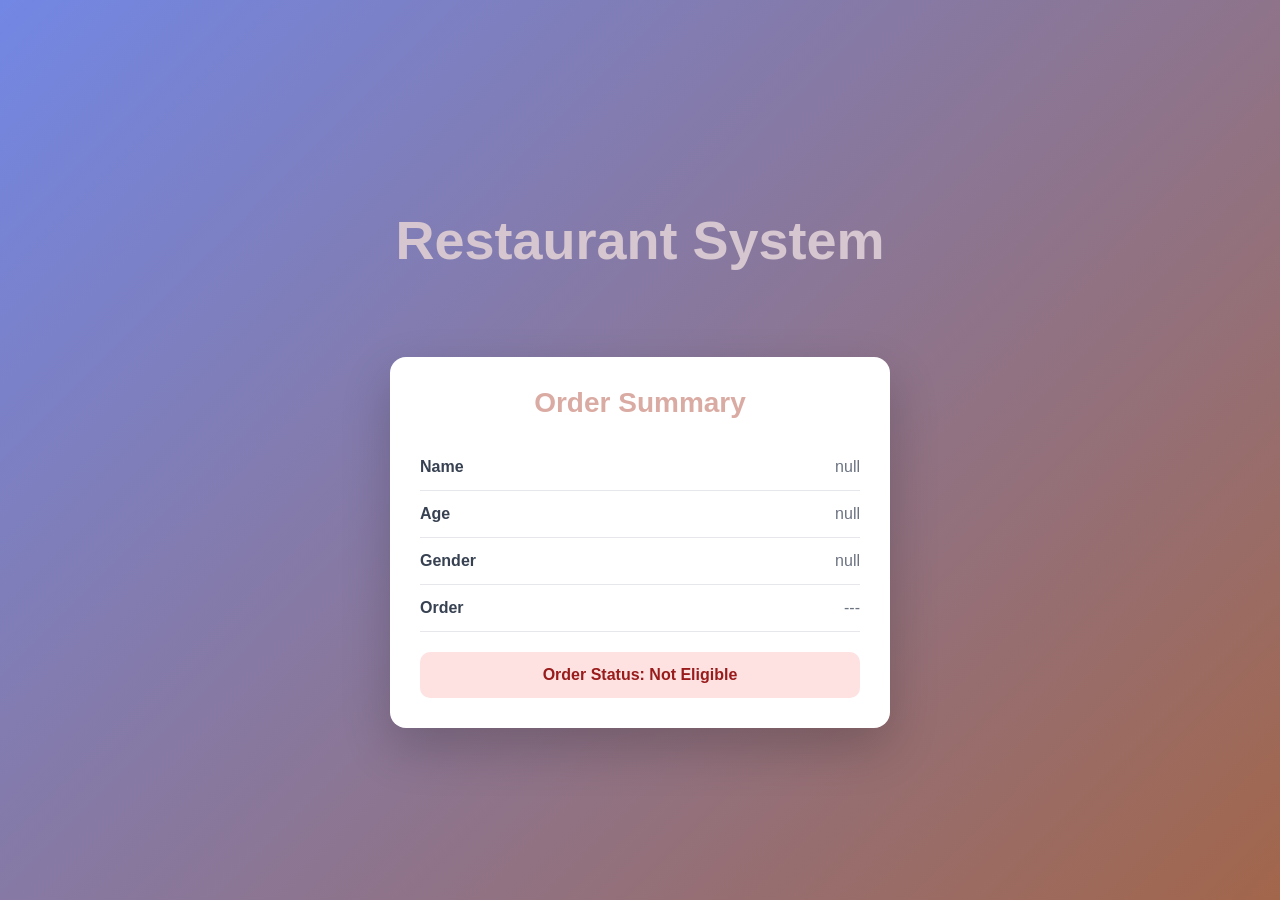
<file: day_1/index.html>
<!DOCTYPE html>
<html lang="en">
<head>
    <meta charset="UTF-8">
    <meta name="viewport" content="width=device-width, initial-scale=1.0">
    <title>Restaurant System</title>
    <link rel="stylesheet" href="assets/css/style.css">
</head>

<body>

    <h1>Restaurant System</h1>
    
    <script src="assets/js/script.js"></script>
</body>
</html>
</file>
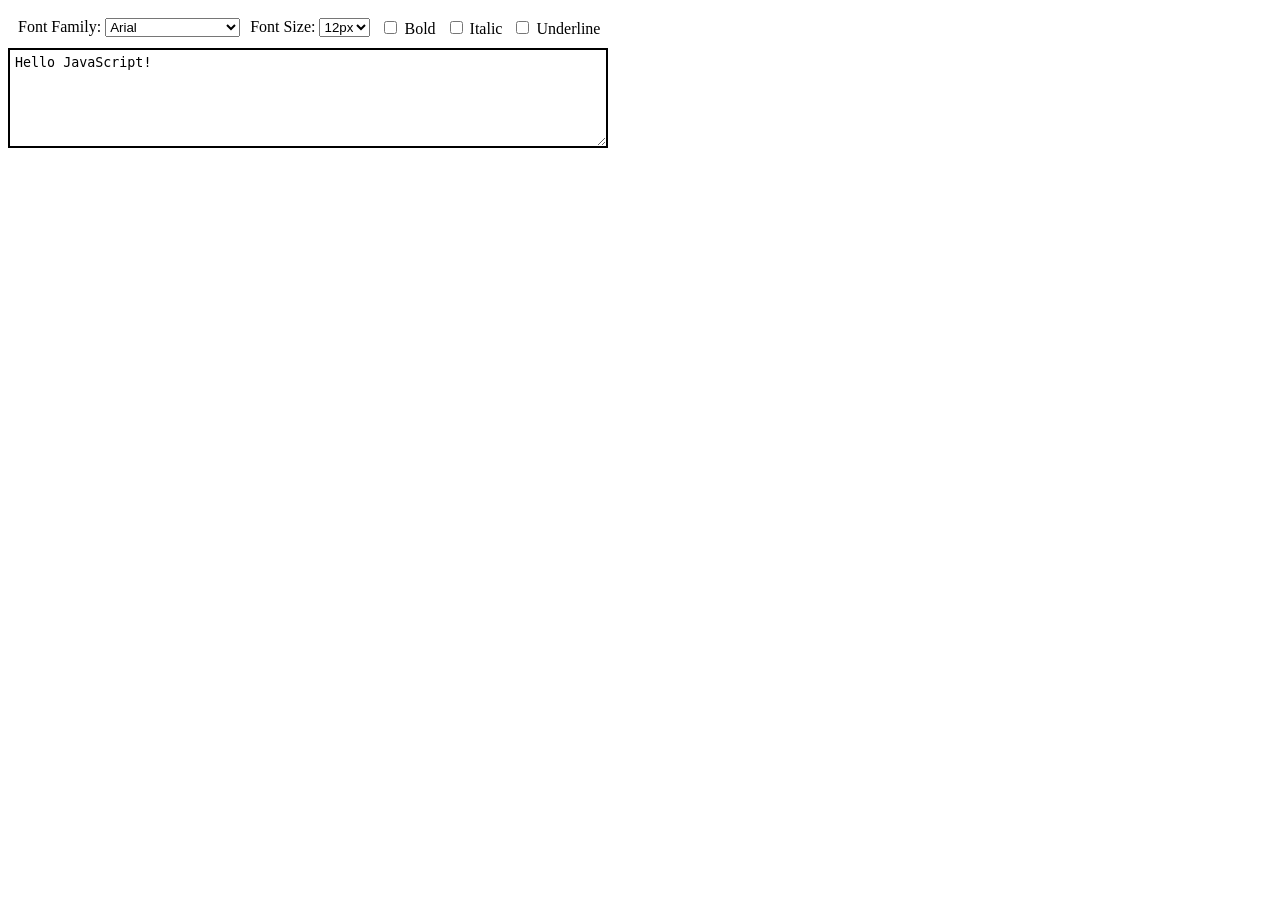
<file: day_3_1/index.html>
<!DOCTYPE html>
<html lang="en">
<head>
    <meta charset="UTF-8">
    <meta name="viewport" content="width=device-width, initial-scale=1.0">
    <link rel="stylesheet" href="assets/css/style.css"/>
</head>

<body>

    
    <div class="container">
        <div class="element">
            <label>Font Family:</label>
            <select id="fontFamily">
                <option value="Arial">Arial</option>
                <option value="Verdana">Verdana</option>
                <option value="Times New Roman">Times New Roman</option>
                <option value="Courier New">Courier New</option>
            </select>
        </div>

        <div class="element">
            <label>Font Size:</label>
            <select id="fontSize">
                <option value="12px">12px</option>
                <option value="16px">16px</option>
                <option value="20px">20px</option>
                <option value="24px">24px</option>
                <option value="30px">30px</option>
                <option value="40px">40px</option>
            </select>
        </div>

        
        <label class="element">
            <input type="checkbox" id="bold">
            Bold
        </label>

        <label class="element">
            <input type="checkbox" id="italic">
            Italic
        </label>

        <label class="element">
            <input type="checkbox" id="underline">
            Underline
        </label>
    </div>

    <textarea id="text">Hello JavaScript!</textarea>
    <script src="assets/js/script.js"></script>
</body>
</html>
</file>
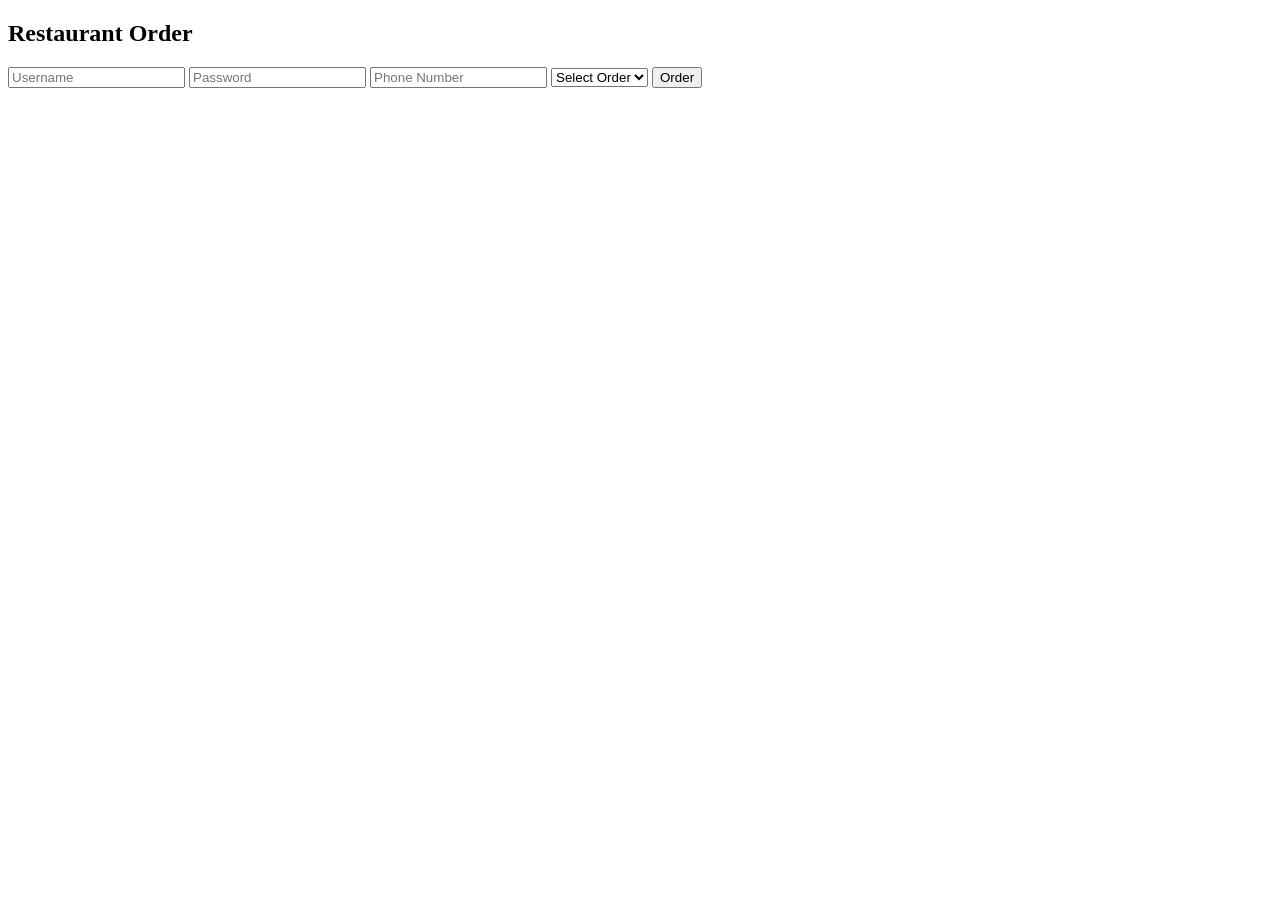
<file: day_4_1/index.html>
<!DOCTYPE html>
<html lang="en">
<head>
    <meta charset="UTF-8">
    <meta name="viewport" content="width=device-width, initial-scale=1.0">
</head>

<body>

    <form id="orderForm">

        <h2>Restaurant Order</h2>

        <input
            type="text"
            id="username"
            placeholder="Username"
        >

        <input
            type="password"
            id="password"
            placeholder="Password"
        >

        <input
            type="text"
            id="phone"
            placeholder="Phone Number"
        >

        <select id="order">
            <option value="">Select Order</option>
            <option value="Burger">Burger</option>
            <option value="Pizza">Pizza</option>
            <option value="Pasta">Pasta</option>
            <option value="Chicken">Chicken</option>
        </select>

        <button type="submit">Order</button>

    </form>


    <div id="message"></div>
    <script src="assets/js/script.js"></script>
</body>
</html>
</file>
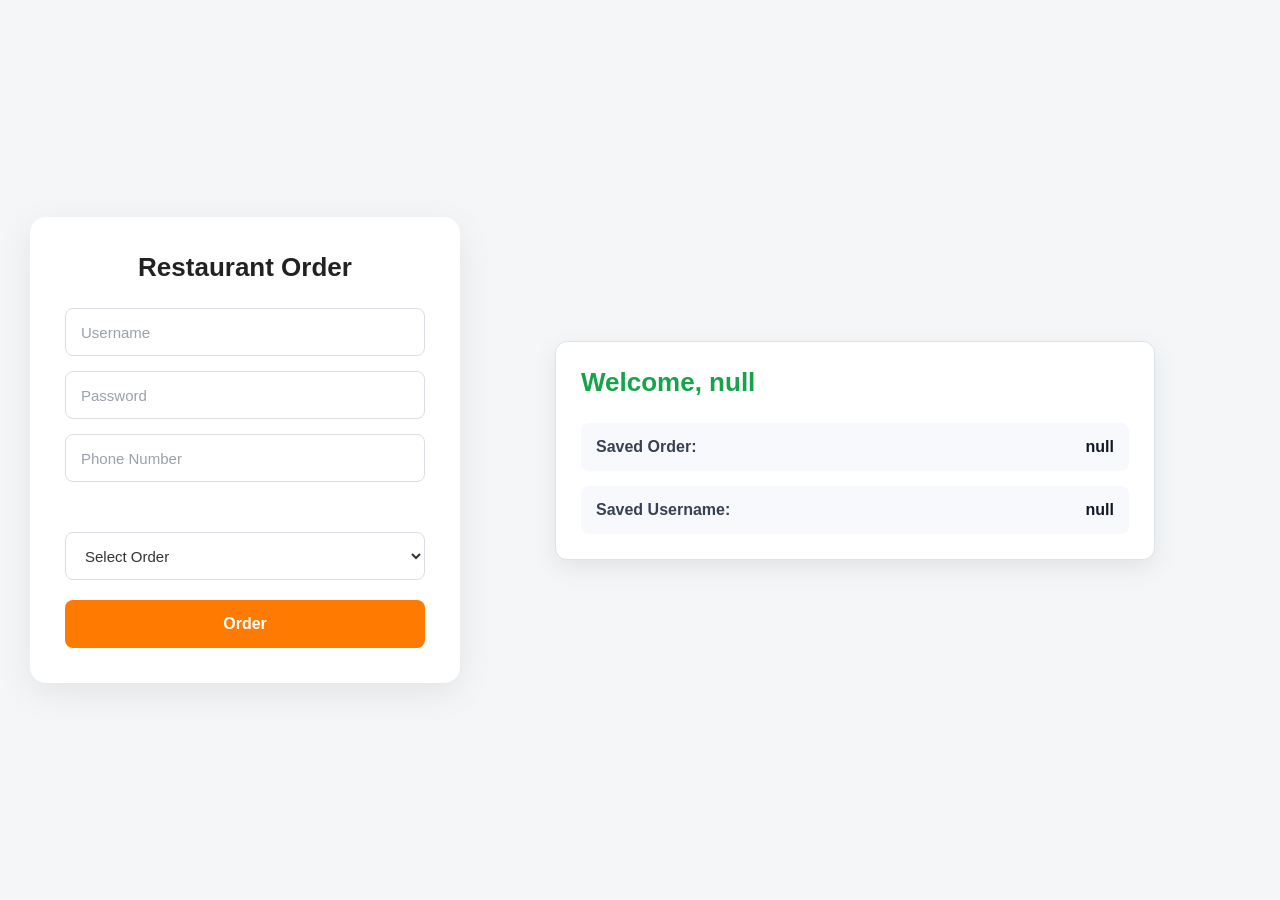
<file: day_6_1/index.html>
<!DOCTYPE html>
<html lang="en">
<head>
    <meta charset="UTF-8">
    <meta name="viewport" content="width=device-width, initial-scale=1.0">
    <link rel="stylesheet" href="assets/css/style.css">
</head>

<body>
    
    <form id="orderForm">

        <h2>Restaurant Order</h2>
        <input
            type="text"
            id="username"
            placeholder="Username"
        >

        <input
            type="password"
            id="password"
            placeholder="Password"
        >

        <input
            type="text"
            id="phone"
            placeholder="Phone Number"
        >
        <div id="options">
            <span class="option-1"></span>
        </div>
        <select id="order">
            <option value="">Select Order</option>
        </select>

        <button type="submit">Order</button>

    </form>


    <div id="message"></div>
    <script src="assets/js/script.js"></script>
</body>
</html>
</file>
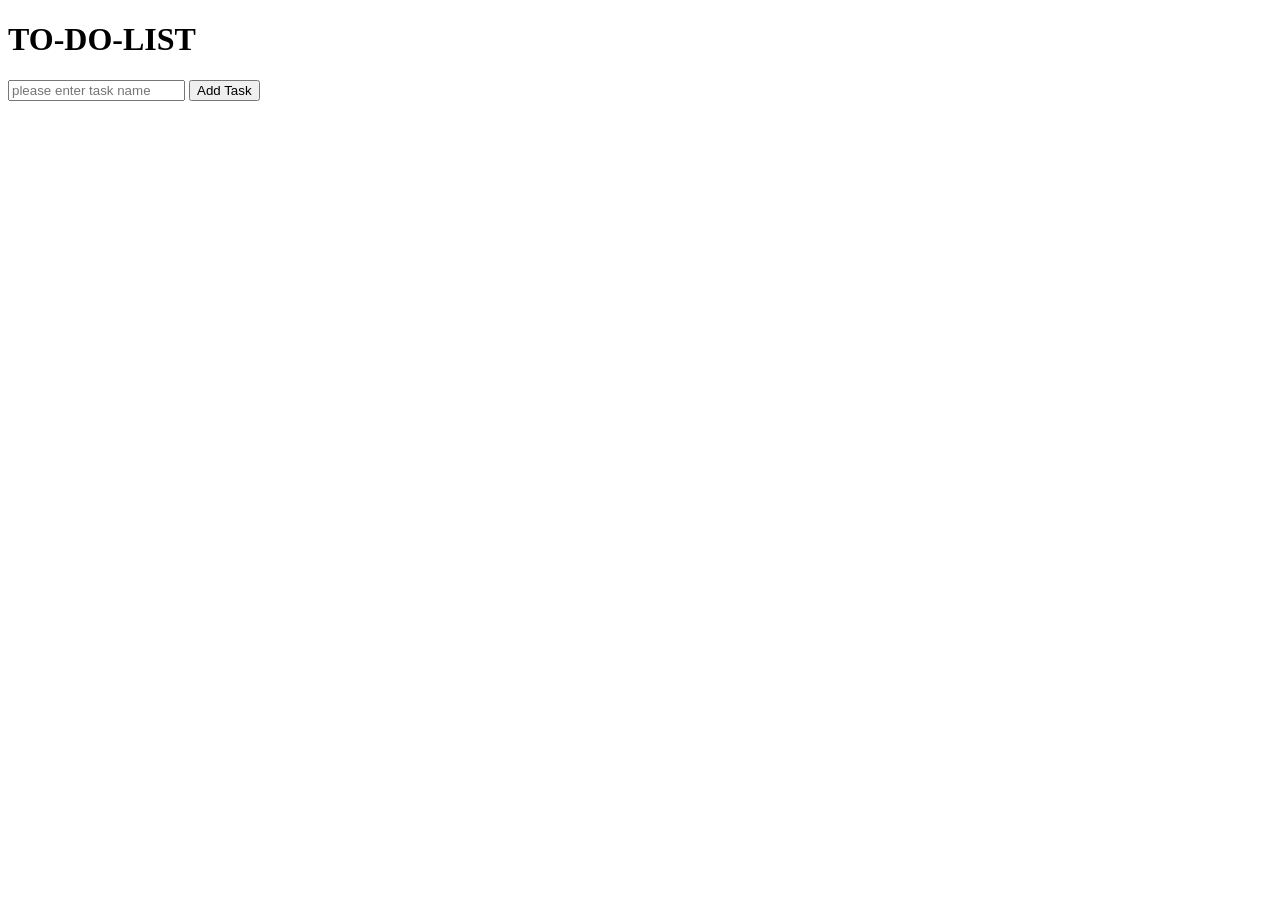
<file: mini-project/task.html>
<!DOCTYPE html>
<html lang="en">
<head>
    <meta charset="UTF-8">
    <meta name="viewport" content="width=device-width, initial-scale=1.0">
    <title>Document</title>
</head>
<body>

<h1>TO-DO-LIST</h1>

<input type="text" id="inputText" placeholder="please enter task name" >
<button id="addButton">Add Task</button>
<br><br>

<div id="listTask">

</div>

<script src="task.js"></script>
</body>
</html>
</file>
<file: day_1/assets/css/style.css>
* {
    box-sizing: border-box;
}

body {
    margin: 0;
    min-height: 100vh;
    font-family: Arial, Helvetica, sans-serif;

    display: flex;
    flex-direction: column;
    justify-content: center;
    align-items: center;
    gap: 50px;

    background: linear-gradient(135deg, #7287e4, #a2664b);
    color: #1f2937;
}

h1
{
    color: #d6c6d0;
    font-size: 54px;
}
.order-summary {
    width: 90%;
    max-width: 500px;

    padding: 30px;

    background: #ffffff;
    border-radius: 16px;

    box-shadow: 0 20px 50px rgba(0, 0, 0, 0.2);

}


.order-summary h2 {
    margin-top: 0;
    margin-bottom: 25px;

    text-align: center;

    color: #daaba3;
    font-size: 28px;
}

.order-info {
    display: flex;
    justify-content: space-between;
    align-items: center;

    padding: 14px 0;

    border-bottom: 1px solid #e5e7eb;

    font-size: 16px;
}

.order-info:last-child {
    border-bottom: none;
}

.order-info strong {
    color: #374151;
}

.order-info span {
    color: #6b7280;
}

.status {
    margin-top: 20px;
    padding: 14px;

    border-radius: 10px;

    text-align: center;
    font-weight: bold;
}


.status.green {
    background: #dcfce7;
    color: #166534;
}


.status.yellow {
    background: #fef3c7;
    color: #92400e;
}


.status.red {
    background: #fee2e2;
    color: #991b1b;
}



@media (max-width: 500px) {

    .order-summary {
        padding: 22px;
    }

    .order-summary h2 {
        font-size: 24px;
    }

    .order-info {
        font-size: 14px;
    }
}
</file>
<file: day_3_1/assets/css/style.css>
*{
    box-sizing: border-box;
}

.container
{
    display: flex;
    gap: 10px;
    padding: 10px;
}

#text
{
    width: 600px;
    height: 100px;
    padding: 5px;
    border: 2px solid black;
}
</file>
<file: day_6_1/assets/css/style.css>
* {
    box-sizing: border-box;
    margin: 0;
    padding: 0;
}

body {
    min-height: 100vh;
    display: flex;
    align-items: center;
    justify-content: center;
    padding: 30px;
    font-family: Arial, sans-serif;
    background: #f4f6f8;
}

#orderForm {
    width: 100%;
    max-width: 430px;
    padding: 35px;
    background: #ffffff;
    border-radius: 16px;
    box-shadow: 0 10px 35px rgba(0, 0, 0, 0.08);
}

#orderForm h2 {
    margin-bottom: 25px;
    text-align: center;
    color: #222;
    font-size: 26px;
}

#orderForm input,
#orderForm select {
    width: 100%;
    height: 48px;
    margin-bottom: 15px;
    padding: 0 15px;
    border: 1px solid #d9dee5;
    border-radius: 8px;
    outline: none;
    background: #fff;
    color: #333;
    font-size: 15px;
    transition: 0.2s ease;
}

#orderForm input:focus,
#orderForm select:focus {
    border-color: #ff7a00;
    box-shadow: 0 0 0 3px rgba(255, 122, 0, 0.12);
}

#orderForm input::placeholder {
    color: #9aa1aa;
}

#options {
    margin-bottom: 15px;
}

.option-1 {
    display: block;
    min-height: 20px;
}

#orderForm button {
    width: 100%;
    height: 48px;
    margin-top: 5px;
    border: none;
    border-radius: 8px;
    background: #ff7a00;
    color: #fff;
    font-size: 16px;
    font-weight: 600;
    cursor: pointer;
    transition: 0.2s ease;
}

#orderForm button:hover {
    background: #e96d00;
    transform: translateY(-1px);
}

#orderForm button:active {
    transform: translateY(0);
}

#message {
    width: 100%;
    max-width: 600px;
    margin: 30px auto;
}

.message-card {
    padding: 25px;
    border: 1px solid #dbe3ea;
    border-radius: 12px;
    background: #ffffff;
    box-shadow: 0 8px 25px rgba(0, 0, 0, 0.08);
}

.message-title {
    margin: 0 0 25px;
    color: #16a34a;
    font-size: 26px;
    font-weight: 700;
}

.order-info {
    display: flex;
    flex-direction: column;
    gap: 15px;
}

.info-row {
    display: flex;
    justify-content: space-between;
    align-items: center;
    gap: 20px;

    margin: 0;
    padding: 15px;

    background: #f7f9fc;
    border-radius: 8px;
}

.info-label {
    color: #374151;
}

.info-value {
    color: #111827;
    font-weight: 600;
}
</file>
